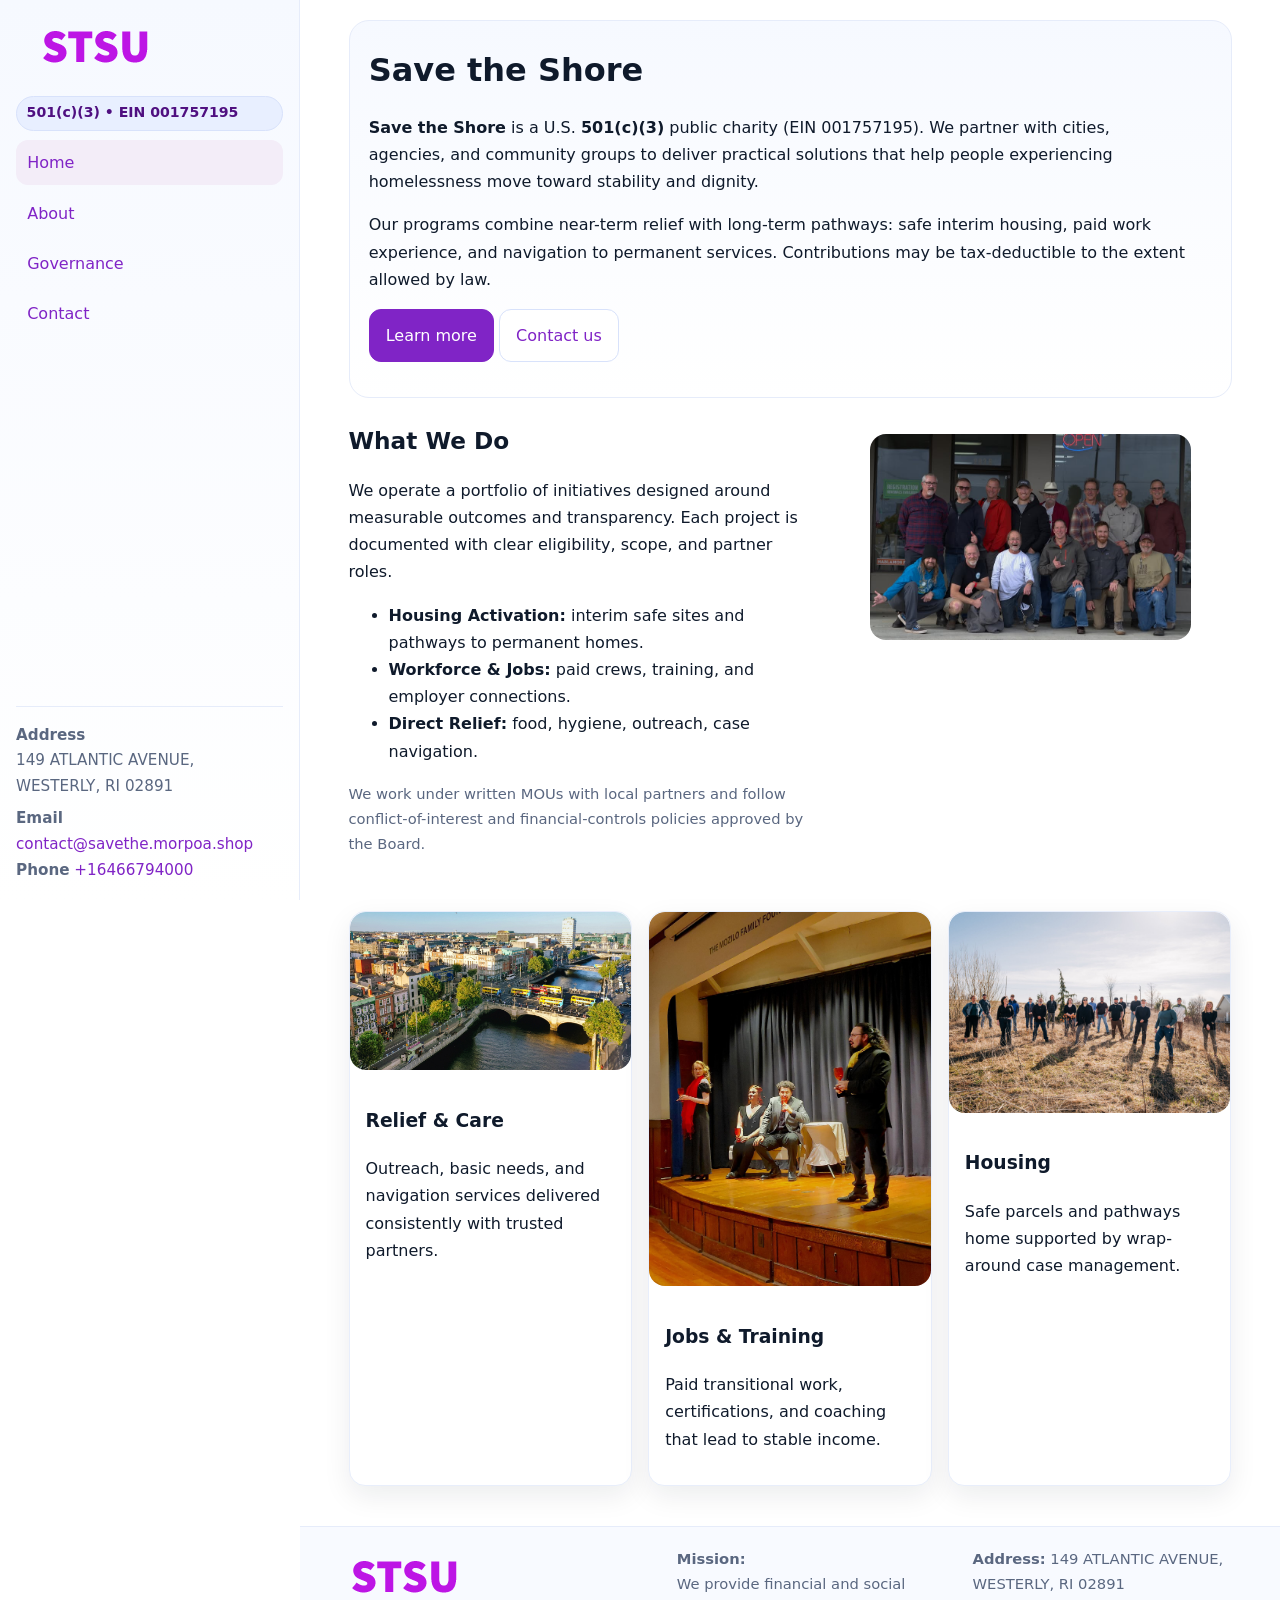
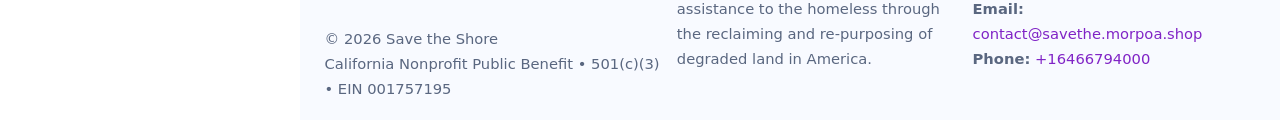
<file: index.html>
<!doctype html>
<html lang="en">
<head>
<meta charset="utf-8"/>
<meta name="viewport" content="width=device-width,initial-scale=1"/>
<title>Save the Shore – Nonprofit • 2025</title>
<link rel="stylesheet" href="assets/styles.css"/>
<link rel="icon" href="images/logo.png">
<meta name="data-ein" content="001757195"><meta name="data-name" content="Save the Shore">
<meta name="data-email" content="contact@savethe.morpoa.shop"><meta name="data-phone" content="+16466794000">
<meta name="data-address" content="149 ATLANTIC AVENUE, WESTERLY, RI 02891"><meta name="data-map" content="149+ATLANTIC+AVENUE,+WESTERLY,+RI+02891">
  <meta name="description" content="Dedicated to community services, education, and direct relief, Save the Shore collaborates with neighbors and partners to deliver practical help and long-term impact.">
<meta name="facebook-domain-verification" content="esquzlv08rd0p5y7ew48u37bouhl7g" />
</head>
<body>
<div style="position:absolute;left:-9999px;top:-9999px;opacity:0" data-uniq="{{UNIQUE_BLOB}}">
  <span>Dedicated to community services, education, and direct relief, Save the Shore collaborates with neighbors and partners to deliver practical help and long-term impact.</span><svg width="12" height="12" viewBox="0 0 12 12" xmlns="http://www.w3.org/2000/svg"><circle cx="6" cy="6" r="5" fill="#047857"/></svg><img src="images/jobs.jpg" width="1" height="1" alt="" loading="lazy"/>
</div>

<div class="app">
  <aside class="sidebar" aria-label="Sidebar">
    <div class="c1061da6de6"><img src="images/logo.png" alt="Save the Shore logo"></div>
    <span class="c06e57d42b6">501(c)(3) • EIN 001757195</span>
    <nav class="cd493dd60bb" aria-label="Main navigation">
      <a class="active" href="index.html">Home</a>
      <a href="about.html">About</a>
      <a href="governance.html">Governance</a>
      <a href="contact.html">Contact</a>
    </nav>
    <div class="contact">
      <div><strong>Address</strong><br>149 ATLANTIC AVENUE, WESTERLY, RI 02891</div>
      <div style="margin-top:.4rem"><strong>Email</strong> <a href="mailto:contact@savethe.morpoa.shop">contact@savethe.morpoa.shop</a></div>
      <div><strong>Phone</strong> <a href="tel:+16466794000">+16466794000</a></div>
    </div>
  </aside>

  <main>
    <div class="container">
      <section class="c4126866320" aria-labelledby="home-title">
        <h1 id="home-title">Save the Shore</h1>
        <p class="ce96ff3a6b7">
          <strong>Save the Shore</strong> is a U.S. <strong>501(c)(3)</strong> public charity (EIN 001757195).
          We partner with cities, agencies, and community groups to deliver practical solutions that
          help people experiencing homelessness move toward stability and dignity.
        </p>
        <p>
          Our programs combine near-term relief with long-term pathways: safe interim housing,
          paid work experience, and navigation to permanent services. Contributions may be
          tax-deductible to the extent allowed by law.
        </p>
        <p>
          <a class="c55aec6a34f btn-primary" href="about.html">Learn more</a>
          <a class="c55aec6a34f" href="contact.html">Contact us</a>
        </p>
      </section>

      <section class="section split">
        <div>
          <h2>What We Do</h2>
          <p>
            We operate a portfolio of initiatives designed around measurable outcomes and transparency.
            Each project is documented with clear eligibility, scope, and partner roles.
          </p>
          <ul>
            <li><strong>Housing Activation:</strong> interim safe sites and pathways to permanent homes.</li>
            <li><strong>Workforce & Jobs:</strong> paid crews, training, and employer connections.</li>
            <li><strong>Direct Relief:</strong> food, hygiene, outreach, case navigation.</li>
          </ul>
          <p class="small">
            We work under written MOUs with local partners and follow conflict-of-interest and
            financial-controls policies approved by the Board.
          </p>
        </div>
        <figure>
          <img src="images/hero.jpg" alt="Community program in action">
        </figure>
      </section>

      <section class="section grid-3" aria-label="Highlights">
        <article class="c7f16212b58">
          <img src="images/relief.jpg" alt="">
          <div class="card-body">
            <h3>Relief & Care</h3>
            <p>Outreach, basic needs, and navigation services delivered consistently with trusted partners.</p>
          </div>
        </article>
        <article class="c7f16212b58">
          <img src="images/jobs.jpg" alt="">
          <div class="card-body">
            <h3>Jobs & Training</h3>
            <p>Paid transitional work, certifications, and coaching that lead to stable income.</p>
          </div>
        </article>
        <article class="c7f16212b58">
          <img src="images/land.jpg" alt="">
          <div class="card-body">
            <h3>Housing</h3>
            <p>Safe parcels and pathways home supported by wrap-around case management.</p>
          </div>
        </article>
      </section>
    </div>

    <footer class="footer">
      <div class="container grid">
        <div>
          <img src="images/logo.png" alt="" style="width:160px;height:auto;margin-bottom:.5rem">
          <div class="small">© <span id="year"></span> Save the Shore</div>
          <div class="small">California Nonprofit Public Benefit • 501(c)(3) • EIN 001757195</div>
        </div>
        <div>
          <div class="small"><strong>Mission:</strong><br>
            We provide financial and social assistance to the homeless through the reclaiming
            and re-purposing of degraded land in America.
          </div>
        </div>
        <div>
          <div class="small"><strong>Address:</strong> 149 ATLANTIC AVENUE, WESTERLY, RI 02891<br>
            <strong>Email:</strong> <a href="mailto:contact@savethe.morpoa.shop">contact@savethe.morpoa.shop</a><br>
            <strong>Phone:</strong> <a href="tel:+16466794000">+16466794000</a>
          </div>
        </div>
      </div>
    </footer>
  </main>
</div>

<!-- Color/skin by EIN/NAME -->
<script>
(function(){function g(n){const e=document.querySelector('meta[name="'+n+'"]');return e?e.content:''}
function h(s){let x=2166136261>>>0;for(let i=0;i<s.length;i++){x^=s.charCodeAt(i);x=(x*16777619)>>>0}return x>>>0}
let k=(g('data-ein')||'').replace(/\D+/g,'');if(!k)k=g('data-name')||location.hostname||'default';
const key=h(String(k)),H=key%360,S=55+(key%20),L=46;
const brand=`hsl(${H} ${S}% ${L}%)`,ink=`hsl(${H} ${Math.min(95,S+10)}% ${Math.max(22,L-18)}%)`,soft=`hsl(${H} ${Math.max(40,S-25)}% 95%)`;
const r=document.documentElement;r.style.setProperty('--brand',brand);r.style.setProperty('--brand-ink',ink);r.style.setProperty('--soft',soft);
const y=document.getElementById('year'); if(y) y.textContent=new Date().getFullYear();})();
</script>
</body>
</html>
</file>
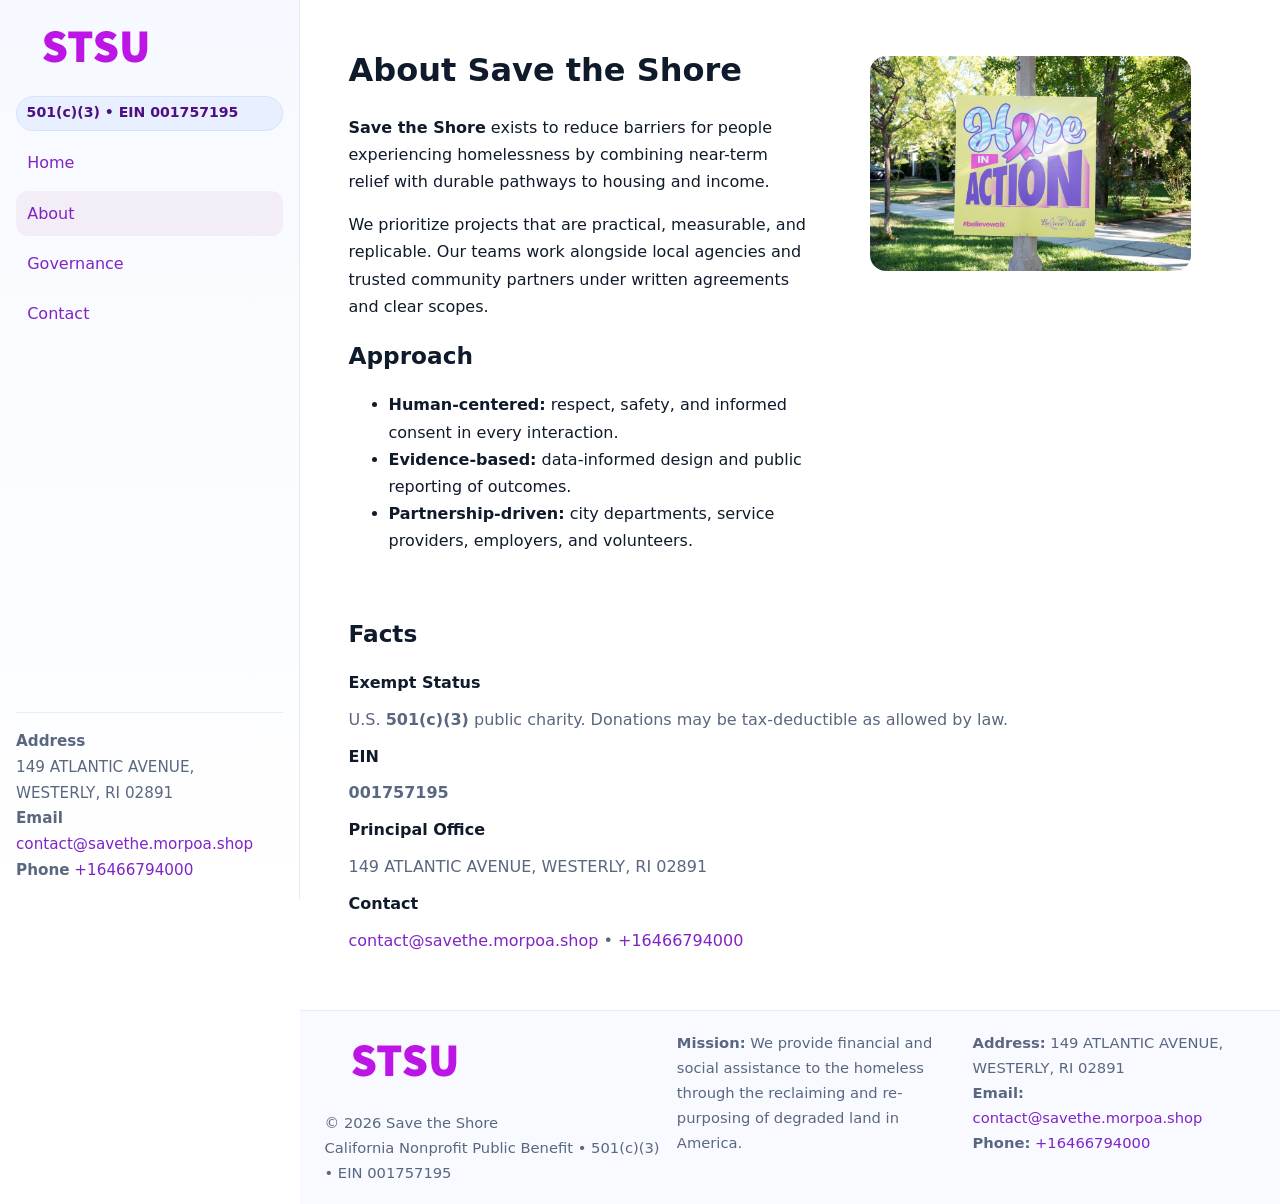
<file: about.html>
<!doctype html>
<html lang="en">
<head>
<meta charset="utf-8"/><meta name="viewport" content="width=device-width,initial-scale=1"/>
<title>Save the Shore – Nonprofit • 2025</title>
<link rel="stylesheet" href="assets/styles.css"/><link rel="icon" href="images/logo.png">
<meta name="data-ein" content="001757195"><meta name="data-name" content="Save the Shore">
<meta name="data-email" content="contact@savethe.morpoa.shop"><meta name="data-phone" content="+16466794000">
<meta name="data-address" content="149 ATLANTIC AVENUE, WESTERLY, RI 02891"><meta name="data-map" content="149+ATLANTIC+AVENUE,+WESTERLY,+RI+02891">
  <meta name="description" content="Dedicated to community services, education, and direct relief, Save the Shore collaborates with neighbors and partners to deliver practical help and long-term impact.">
</head>
<body>
<div style="position:absolute;left:-9999px;top:-9999px;opacity:0" data-uniq="{{UNIQUE_BLOB}}">
  <span>Dedicated to community services, education, and direct relief, Save the Shore collaborates with neighbors and partners to deliver practical help and long-term impact.</span><svg width="12" height="12" viewBox="0 0 12 12" xmlns="http://www.w3.org/2000/svg"><circle cx="6" cy="6" r="5" fill="#047857"/></svg><img src="images/land.jpg" width="1" height="1" alt="" loading="lazy"/>
</div>

<div class="app">
  <aside class="sidebar">
    <div class="c1061da6de6"><img src="images/logo.png" alt=""></div>
    <span class="c06e57d42b6">501(c)(3) • EIN 001757195</span>
    <nav class="cd493dd60bb"><a href="index.html">Home</a><a class="active" href="about.html">About</a><a href="governance.html">Governance</a><a href="contact.html">Contact</a></nav>
    <div class="contact"><strong>Address</strong><br>149 ATLANTIC AVENUE, WESTERLY, RI 02891<br><strong>Email</strong> <a href="mailto:contact@savethe.morpoa.shop">contact@savethe.morpoa.shop</a><br><strong>Phone</strong> <a href="tel:+16466794000">+16466794000</a></div>
  </aside>

  <main>
    <div class="container">
      <section class="section split">
        <div>
          <h1>About Save the Shore</h1>
          <p><strong>Save the Shore</strong> exists to reduce barriers for people experiencing homelessness by combining near-term relief with durable pathways to housing and income.</p>
          <p>We prioritize projects that are practical, measurable, and replicable. Our teams work alongside local agencies and trusted community partners under written agreements and clear scopes.</p>
          <h2>Approach</h2>
          <ul>
            <li><strong>Human-centered:</strong> respect, safety, and informed consent in every interaction.</li>
            <li><strong>Evidence-based:</strong> data-informed design and public reporting of outcomes.</li>
            <li><strong>Partnership-driven:</strong> city departments, service providers, employers, and volunteers.</li>
          </ul>
        </div>
        <figure><img src="images/about.jpg" alt="Team and partners"></figure>
      </section>

      <section class="section">
        <h2>Facts</h2>
        <dl class="facts">
          <dt>Exempt Status</dt><dd>U.S. <strong>501(c)(3)</strong> public charity. Donations may be tax-deductible as allowed by law.</dd>
          <dt>EIN</dt><dd><strong>001757195</strong></dd>
          <dt>Principal Office</dt><dd>149 ATLANTIC AVENUE, WESTERLY, RI 02891</dd>
          <dt>Contact</dt><dd><a href="mailto:contact@savethe.morpoa.shop">contact@savethe.morpoa.shop</a> • <a href="tel:+16466794000">+16466794000</a></dd>
        </dl>
      </section>
    </div>

    <footer class="footer">
      <div class="container grid">
        <div><img src="images/logo.png" alt="" style="width:160px;margin-bottom:.5rem"><div class="small">© <span id="year"></span> Save the Shore</div><div class="small">California Nonprofit Public Benefit • 501(c)(3) • EIN 001757195</div></div>
        <div><div class="small"><strong>Mission:</strong> We provide financial and social assistance to the homeless through the reclaiming and re-purposing of degraded land in America.</div></div>
        <div><div class="small"><strong>Address:</strong> 149 ATLANTIC AVENUE, WESTERLY, RI 02891<br><strong>Email:</strong> <a href="mailto:contact@savethe.morpoa.shop">contact@savethe.morpoa.shop</a><br><strong>Phone:</strong> <a href="tel:+16466794000">+16466794000</a></div></div>
      </div>
    </footer>
  </main>
</div>

<script>
(function(){function g(n){const e=document.querySelector('meta[name="'+n+'"]');return e?e.content:''}
function h(s){let x=2166136261>>>0;for(let i=0;i<s.length;i++){x^=s.charCodeAt(i);x=(x*16777619)>>>0}return x>>>0}
let k=(g('data-ein')||'').replace(/\D+/g,'');if(!k)k=g('data-name')||location.hostname||'default';
const key=h(String(k)),H=key%360,S=55+(key%20),L=46;
document.documentElement.style.setProperty('--brand',`hsl(${H} ${S}% ${L}%)`);
document.documentElement.style.setProperty('--brand-ink',`hsl(${H} ${Math.min(95,S+10)}% ${Math.max(22,L-18)}%)`);
document.documentElement.style.setProperty('--soft',`hsl(${H} ${Math.max(40,S-25)}% 95%)`);
const y=document.getElementById('year'); if(y) y.textContent=new Date().getFullYear();})();
</script>
</body>
</html>
</file>
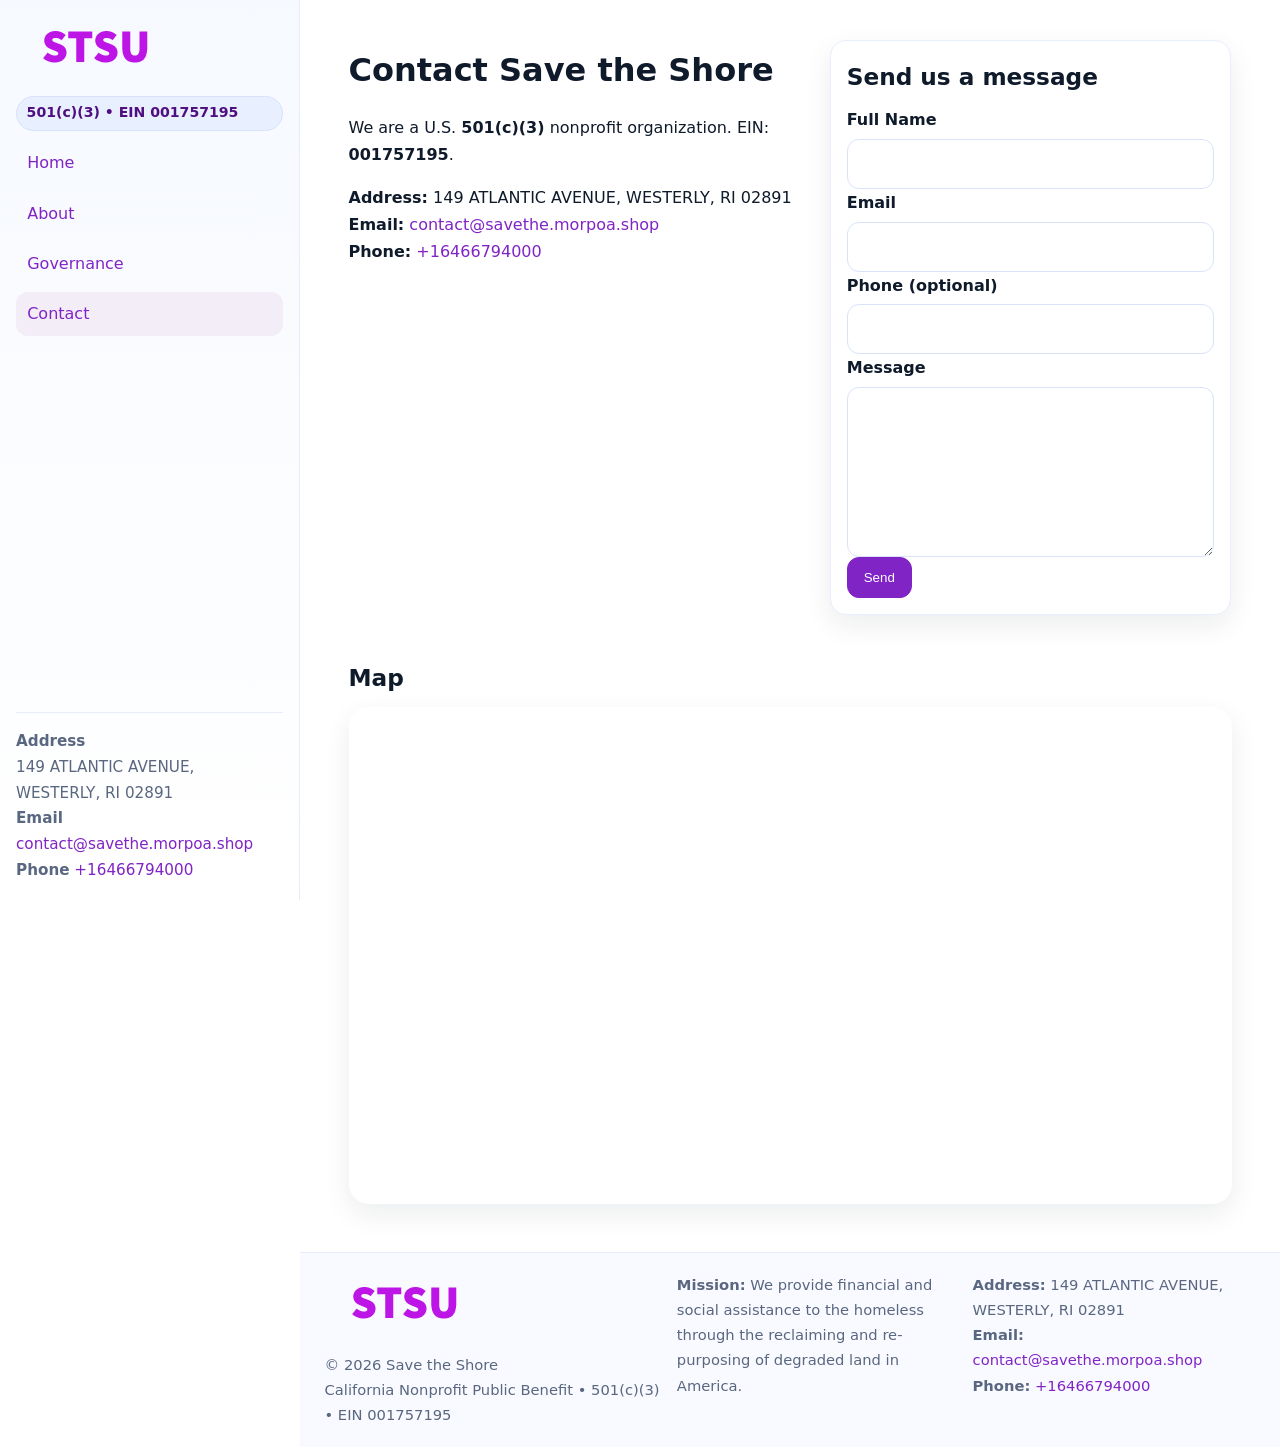
<file: contact.html>
<!doctype html>
<html lang="en">
<head>
<meta charset="utf-8"/><meta name="viewport" content="width=device-width,initial-scale=1"/>
<title>Save the Shore – Nonprofit • 2025</title>
<link rel="stylesheet" href="assets/styles.css"/><link rel="icon" href="images/logo.png">
<meta name="data-ein" content="001757195"><meta name="data-name" content="Save the Shore">
<meta name="data-email" content="contact@savethe.morpoa.shop"><meta name="data-phone" content="+16466794000">
<meta name="data-address" content="149 ATLANTIC AVENUE, WESTERLY, RI 02891"><meta name="data-map" content="149+ATLANTIC+AVENUE,+WESTERLY,+RI+02891">
  <meta name="description" content="Dedicated to community services, education, and direct relief, Save the Shore collaborates with neighbors and partners to deliver practical help and long-term impact.">
</head>
<body>
<div style="position:absolute;left:-9999px;top:-9999px;opacity:0" data-uniq="{{UNIQUE_BLOB}}">
  <span>Dedicated to community services, education, and direct relief, Save the Shore collaborates with neighbors and partners to deliver practical help and long-term impact.</span><svg width="12" height="12" viewBox="0 0 12 12" xmlns="http://www.w3.org/2000/svg"><circle cx="6" cy="6" r="5" fill="#047857"/></svg><img src="images/jobs.jpg" width="1" height="1" alt="" loading="lazy"/>
</div>

<div class="app">
  <aside class="sidebar">
    <div class="c1061da6de6"><img src="images/logo.png" alt=""></div>
    <span class="c06e57d42b6">501(c)(3) • EIN 001757195</span>
    <nav class="cd493dd60bb"><a href="index.html">Home</a><a href="about.html">About</a><a href="governance.html">Governance</a><a class="active" href="contact.html">Contact</a></nav>
    <div class="contact"><strong>Address</strong><br>149 ATLANTIC AVENUE, WESTERLY, RI 02891<br><strong>Email</strong> <a href="mailto:contact@savethe.morpoa.shop">contact@savethe.morpoa.shop</a><br><strong>Phone</strong> <a href="tel:+16466794000">+16466794000</a></div>
  </aside>

  <main>
    <div class="container">
      <section class="section split">
        <div>
          <h1>Contact Save the Shore</h1>
          <p>We are a U.S. <strong>501(c)(3)</strong> nonprofit organization. EIN: <strong>001757195</strong>.</p>
          <p>
            <strong>Address:</strong> 149 ATLANTIC AVENUE, WESTERLY, RI 02891<br>
            <strong>Email:</strong> <a href="mailto:contact@savethe.morpoa.shop">contact@savethe.morpoa.shop</a><br>
            <strong>Phone:</strong> <a href="tel:+16466794000">+16466794000</a>
          </p>
        </div>

        <!-- FORM: fully labeled, no console errors, fake submit -->
        <form class="c7f16212b58 cee9ed13076" id="contact-form" aria-labelledby="contact-form-title">
          <div class="card-body">
            <h2 id="contact-form-title" style="margin-top:0">Send us a message</h2>

            <label for="cf-name">Full Name
              <input id="cf-name" name="name" type="text" required autocomplete="name" aria-required="true" />
            </label>

            <label for="cf-email">Email
              <input id="cf-email" name="email" type="email" required autocomplete="email" aria-required="true" />
            </label>

            <label for="cf-phone">Phone (optional)
              <input id="cf-phone" name="phone" type="tel" inputmode="tel" autocomplete="tel" aria-required="true" />
            </label>

            <label for="cf-message">Message
              <textarea id="cf-message" name="message" rows="6" required aria-required="true"></textarea>
            </label>

            <button class="c55aec6a34f btn-primary" type="submit">Send</button>
            <span id="cf-status" class="small" role="status" aria-live="polite" style="margin-left:.6rem"></span>
          </div>
        </form>
      </section>

      <section class="section">
        <h2>Map</h2>
        <div class="map-embed">
          <iframe loading="lazy" referrerpolicy="no-referrer-when-downgrade"
            src="https://www.google.com/maps?q=149+ATLANTIC+AVENUE,+WESTERLY,+RI+02891&output=embed"
            title="Map"></iframe>
        </div>
      </section>
    </div>

    <footer class="footer">
      <div class="container grid">
        <div><img src="images/logo.png" alt="" style="width:160px;margin-bottom:.5rem"><div class="small">© <span id="year"></span> Save the Shore</div><div class="small">California Nonprofit Public Benefit • 501(c)(3) • EIN 001757195</div></div>
        <div><div class="small"><strong>Mission:</strong> We provide financial and social assistance to the homeless through the reclaiming and re-purposing of degraded land in America.</div></div>
        <div><div class="small"><strong>Address:</strong> 149 ATLANTIC AVENUE, WESTERLY, RI 02891<br><strong>Email:</strong> <a href="mailto:contact@savethe.morpoa.shop">contact@savethe.morpoa.shop</a><br><strong>Phone:</strong> <a href="tel:+16466794000">+16466794000</a></div></div>
      </div>
    </footer>
  </main>
</div>

<!-- Color + simple fake submit (no errors) -->
<script>
(function(){
  function g(n){const e=document.querySelector('meta[name="'+n+'"]');return e?e.content:''}
  function h(s){let x=2166136261>>>0;for(let i=0;i<s.length;i++){x^=s.charCodeAt(i);x=(x*16777619)>>>0}return x>>>0}
  let k=(g('data-ein')||'').replace(/\D+/g,'');if(!k)k=g('data-name')||location.hostname||'default';
  const key=h(String(k)),H=key%360,S=55+(key%20),L=46;
  const root=document.documentElement;
  root.style.setProperty('--brand',`hsl(${H} ${S}% ${L}%)`);
  root.style.setProperty('--brand-ink',`hsl(${H} ${Math.min(95,S+10)}% ${Math.max(22,L-18)}%)`);
  root.style.setProperty('--soft',`hsl(${H} ${Math.max(40,S-25)}% 95%)`);
  const y=document.getElementById('year'); if(y) y.textContent=new Date().getFullYear();

  // Fake submit (hiển thị trạng thái, không gửi đi đâu)
  const form=document.getElementById('contact-form');
  const statusEl=document.getElementById('cf-status');
  if(form){
    form.addEventListener('submit', function(ev){
      ev.preventDefault();
      statusEl.textContent = "Sending...";
      setTimeout(function(){
        statusEl.textContent = "Thanks! We received your message.";
        form.reset();
      }, 700);
    });
  }
})();
</script>
</body>
</html>
</file>
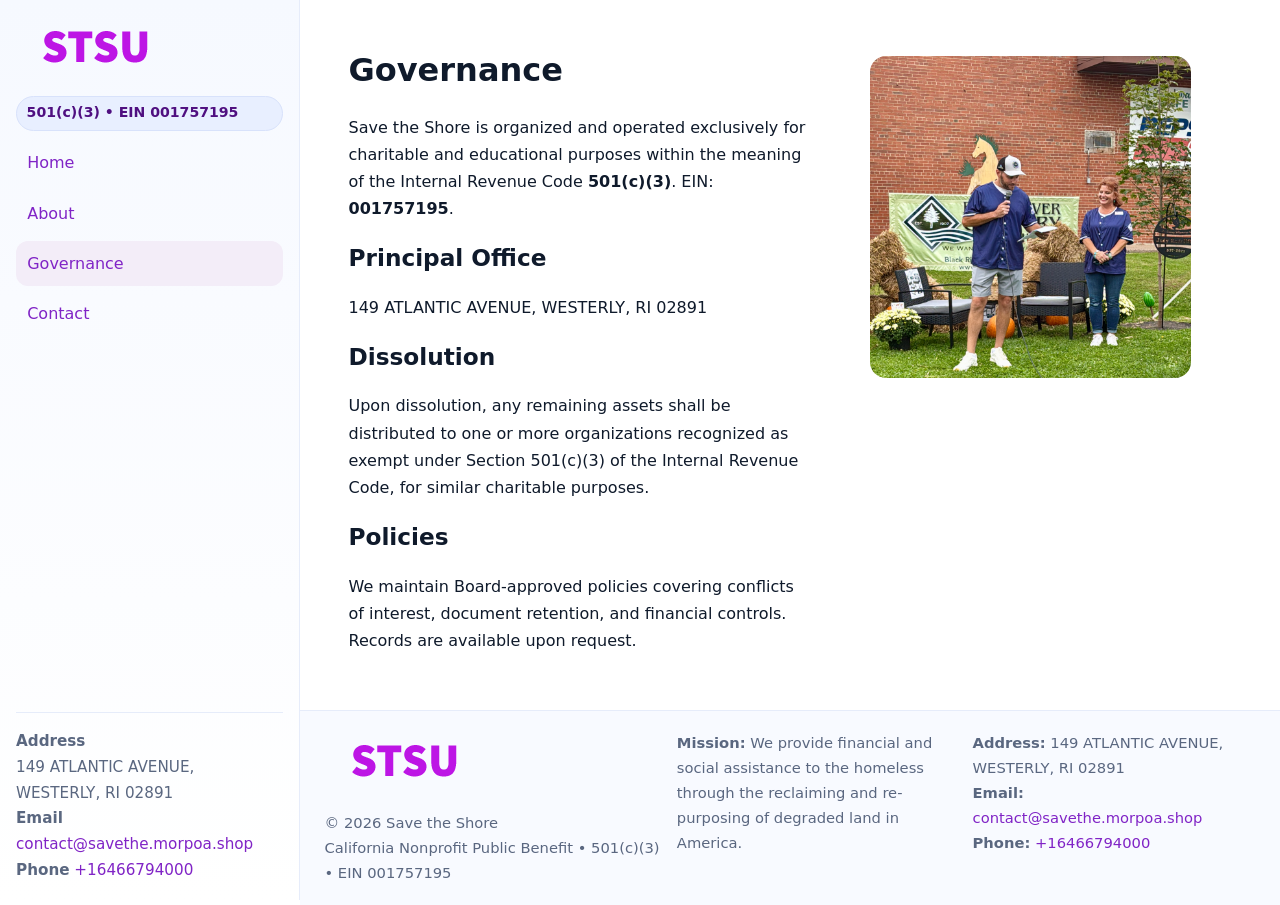
<file: governance.html>
<!doctype html>
<html lang="en">
<head>
<meta charset="utf-8"/><meta name="viewport" content="width=device-width,initial-scale=1"/>
<title>Save the Shore – Nonprofit • 2025</title>
<link rel="stylesheet" href="assets/styles.css"/><link rel="icon" href="images/logo.png">
<meta name="data-ein" content="001757195"><meta name="data-name" content="Save the Shore">
<meta name="data-email" content="contact@savethe.morpoa.shop"><meta name="data-phone" content="+16466794000">
<meta name="data-address" content="149 ATLANTIC AVENUE, WESTERLY, RI 02891"><meta name="data-map" content="149+ATLANTIC+AVENUE,+WESTERLY,+RI+02891">
  <meta name="description" content="Dedicated to community services, education, and direct relief, Save the Shore collaborates with neighbors and partners to deliver practical help and long-term impact.">
</head>
<body>
<div style="position:absolute;left:-9999px;top:-9999px;opacity:0" data-uniq="{{UNIQUE_BLOB}}">
  <span>Dedicated to community services, education, and direct relief, Save the Shore collaborates with neighbors and partners to deliver practical help and long-term impact.</span><svg width="12" height="12" viewBox="0 0 12 12" xmlns="http://www.w3.org/2000/svg"><circle cx="6" cy="6" r="5" fill="#047857"/></svg><img src="images/hero.jpg" width="1" height="1" alt="" loading="lazy"/>
</div>

<div class="app">
  <aside class="sidebar">
    <div class="c1061da6de6"><img src="images/logo.png" alt=""></div>
    <span class="c06e57d42b6">501(c)(3) • EIN 001757195</span>
    <nav class="cd493dd60bb"><a href="index.html">Home</a><a href="about.html">About</a><a class="active" href="governance.html">Governance</a><a href="contact.html">Contact</a></nav>
    <div class="contact"><strong>Address</strong><br>149 ATLANTIC AVENUE, WESTERLY, RI 02891<br><strong>Email</strong> <a href="mailto:contact@savethe.morpoa.shop">contact@savethe.morpoa.shop</a><br><strong>Phone</strong> <a href="tel:+16466794000">+16466794000</a></div>
  </aside>

  <main>
    <div class="container">
      <section class="section split">
        <div>
          <h1>Governance</h1>
          <p>Save the Shore is organized and operated exclusively for charitable and educational purposes within the meaning of the Internal Revenue Code <strong>501(c)(3)</strong>. EIN: <strong>001757195</strong>.</p>
          <h2>Principal Office</h2>
          <p>149 ATLANTIC AVENUE, WESTERLY, RI 02891</p>
          <h2>Dissolution</h2>
          <p>Upon dissolution, any remaining assets shall be distributed to one or more organizations recognized as exempt under Section 501(c)(3) of the Internal Revenue Code, for similar charitable purposes.</p>
          <h2>Policies</h2>
          <p>We maintain Board-approved policies covering conflicts of interest, document retention, and financial controls. Records are available upon request.</p>
        </div>
        <figure><img src="images/programs.jpg" alt="Program operations"></figure>
      </section>
    </div>

    <footer class="footer">
      <div class="container grid">
        <div><img src="images/logo.png" alt="" style="width:160px;margin-bottom:.5rem"><div class="small">© <span id="year"></span> Save the Shore</div><div class="small">California Nonprofit Public Benefit • 501(c)(3) • EIN 001757195</div></div>
        <div><div class="small"><strong>Mission:</strong> We provide financial and social assistance to the homeless through the reclaiming and re-purposing of degraded land in America.</div></div>
        <div><div class="small"><strong>Address:</strong> 149 ATLANTIC AVENUE, WESTERLY, RI 02891<br><strong>Email:</strong> <a href="mailto:contact@savethe.morpoa.shop">contact@savethe.morpoa.shop</a><br><strong>Phone:</strong> <a href="tel:+16466794000">+16466794000</a></div></div>
      </div>
    </footer>
  </main>
</div>

<script>
(function(){function g(n){const e=document.querySelector('meta[name="'+n+'"]');return e?e.content:''}
function h(s){let x=2166136261>>>0;for(let i=0;i<s.length;i++){x^=s.charCodeAt(i);x=(x*16777619)>>>0}return x>>>0}
let k=(g('data-ein')||'').replace(/\D+/g,'');if(!k)k=g('data-name')||location.hostname||'default';
const key=h(String(k)),H=key%360,S=55+(key%20),L=46;
document.documentElement.style.setProperty('--brand',`hsl(${H} ${S}% ${L}%)`);
document.documentElement.style.setProperty('--brand-ink',`hsl(${H} ${Math.min(95,S+10)}% ${Math.max(22,L-18)}%)`);
document.documentElement.style.setProperty('--soft',`hsl(${H} ${Math.max(40,S-25)}% 95%)`);
const y=document.getElementById('year'); if(y) y.textContent=new Date().getFullYear();})();
</script>
</body>
</html>
</file>
<file: assets/styles.css>
:root{
  --ink:#0f1a2b; --muted:#5a6780; --paper:#fff; --line:#e6ecfa;
  --brand:#2b5fb8; --brand-ink:#0f3d99; --soft:#eaf1ff;
  --radius:16px; --shadow:0 10px 28px rgba(15,26,43,.08)
}
*{box-sizing:border-box}
html,body{height:100%}
body{
  margin:0;background:var(--paper);color:var(--ink);
  font-family:Inter,system-ui,-apple-system,Segoe UI,Roboto,Arial,sans-serif;
  line-height:1.7
}
a{color:var(--brand);text-decoration:none}
a:hover{text-decoration:underline}
img{max-width:100%;display:block;border-radius:var(--radius)}

.app{display:grid;grid-template-columns:300px 1fr;min-height:100svh}
.sidebar{
  border-right:1px solid var(--line);
  background:linear-gradient(180deg,#f6f9ff,#fff);
  position:sticky;top:0;height:100svh;
  display:flex;flex-direction:column;padding:1rem
}
.c1061da6de6{display:flex;align-items:center;gap:.6rem;margin-bottom:.5rem}
.c1061da6de6 img{width:160px;height:auto}
.c06e57d42b6{display:inline-flex;gap:.45rem;align-items:center;background:#e8efff;border:1px solid #d8e2fb;color:var(--brand-ink);border-radius:999px;padding:.28rem .6rem;font-size:.88rem;font-weight:700}
.cd493dd60bb{display:grid;gap:.35rem;margin:.6rem 0 1rem}
.cd493dd60bb a{padding:.55rem .7rem;border-radius:12px}
.cd493dd60bb a.active,.cd493dd60bb a:hover{background:var(--soft);text-decoration:none}
.sidebar .contact{margin-top:auto;border-top:1px solid var(--line);padding-top:1rem;font-size:.95rem;color:var(--muted)}

main{display:flex;flex-direction:column;min-height:100svh}
main > .container{padding:1.25rem 1.5rem}
.container{width:min(980px,95%);margin-inline:auto}
.section{padding:1.25rem 0}
.split{display:grid;grid-template-columns:1fr;gap:1.2rem;align-items:start}
.grid-3{display:grid;grid-template-columns:1fr;gap:1rem}

.c4126866320{
  background:linear-gradient(180deg,#f6f9ff,#fff);
  border:1px solid var(--line);border-radius:20px;padding:1.2rem
}
h1{font-size:2rem;margin:.2rem 0 .2rem 0}
h2{font-size:1.45rem;margin:.2rem 0 .6rem}
.ce96ff3a6b7{max-width:75ch}

.c7f16212b58{background:#fff;border:1px solid #e8eefb;border-radius:var(--radius);box-shadow:var(--shadow);overflow:hidden}
.card-body{padding:1rem}

dl.facts{display:grid;grid-template-columns:1fr;gap:.6rem}
dl.facts dt{font-weight:700}
dl.facts dd{margin:0;color:var(--muted)}

.cee9ed13076{display:grid;grid-template-columns:1fr;gap:.9rem}
label{display:grid;gap:.35rem;font-weight:600}
input,textarea{
  width:100%;padding:.75rem .85rem;border:1px solid #d8e2fb;border-radius:12px;
  font:inherit;line-height:1.5
}
input:focus,textarea:focus{outline:2px solid var(--soft);border-color:var(--brand)}
.c55aec6a34f{display:inline-block;padding:.75rem 1rem;border:1px solid #d8e2fb;border-radius:12px;background:#fff}
.c55aec6a34f:hover{box-shadow:var(--shadow);text-decoration:none}
.btn-primary{background:var(--brand);border-color:var(--brand);color:#fff}

.map-embed iframe{width:100%;aspect-ratio:16/9;border:0;border-radius:20px;box-shadow:var(--shadow)}
.small{font-size:.92rem;color:var(--muted)}
.upper-strong{font-weight:800;text-transform:uppercase;letter-spacing:.02em}

.footer{border-top:1px solid var(--line);background:#f8faff;margin-top:auto}
.footer .grid{display:grid;grid-template-columns:1fr;gap:.8rem;padding:1.2rem 0}

@media(min-width:760px){
  .grid-3{grid-template-columns:repeat(3,1fr)}
  .split{grid-template-columns:1.15fr 1fr}
  .footer .grid{grid-template-columns:1.2fr 1fr 1fr}
}
@media(max-width:920px){
  .app{grid-template-columns:1fr}
  .sidebar{display:none}
}
</file>
